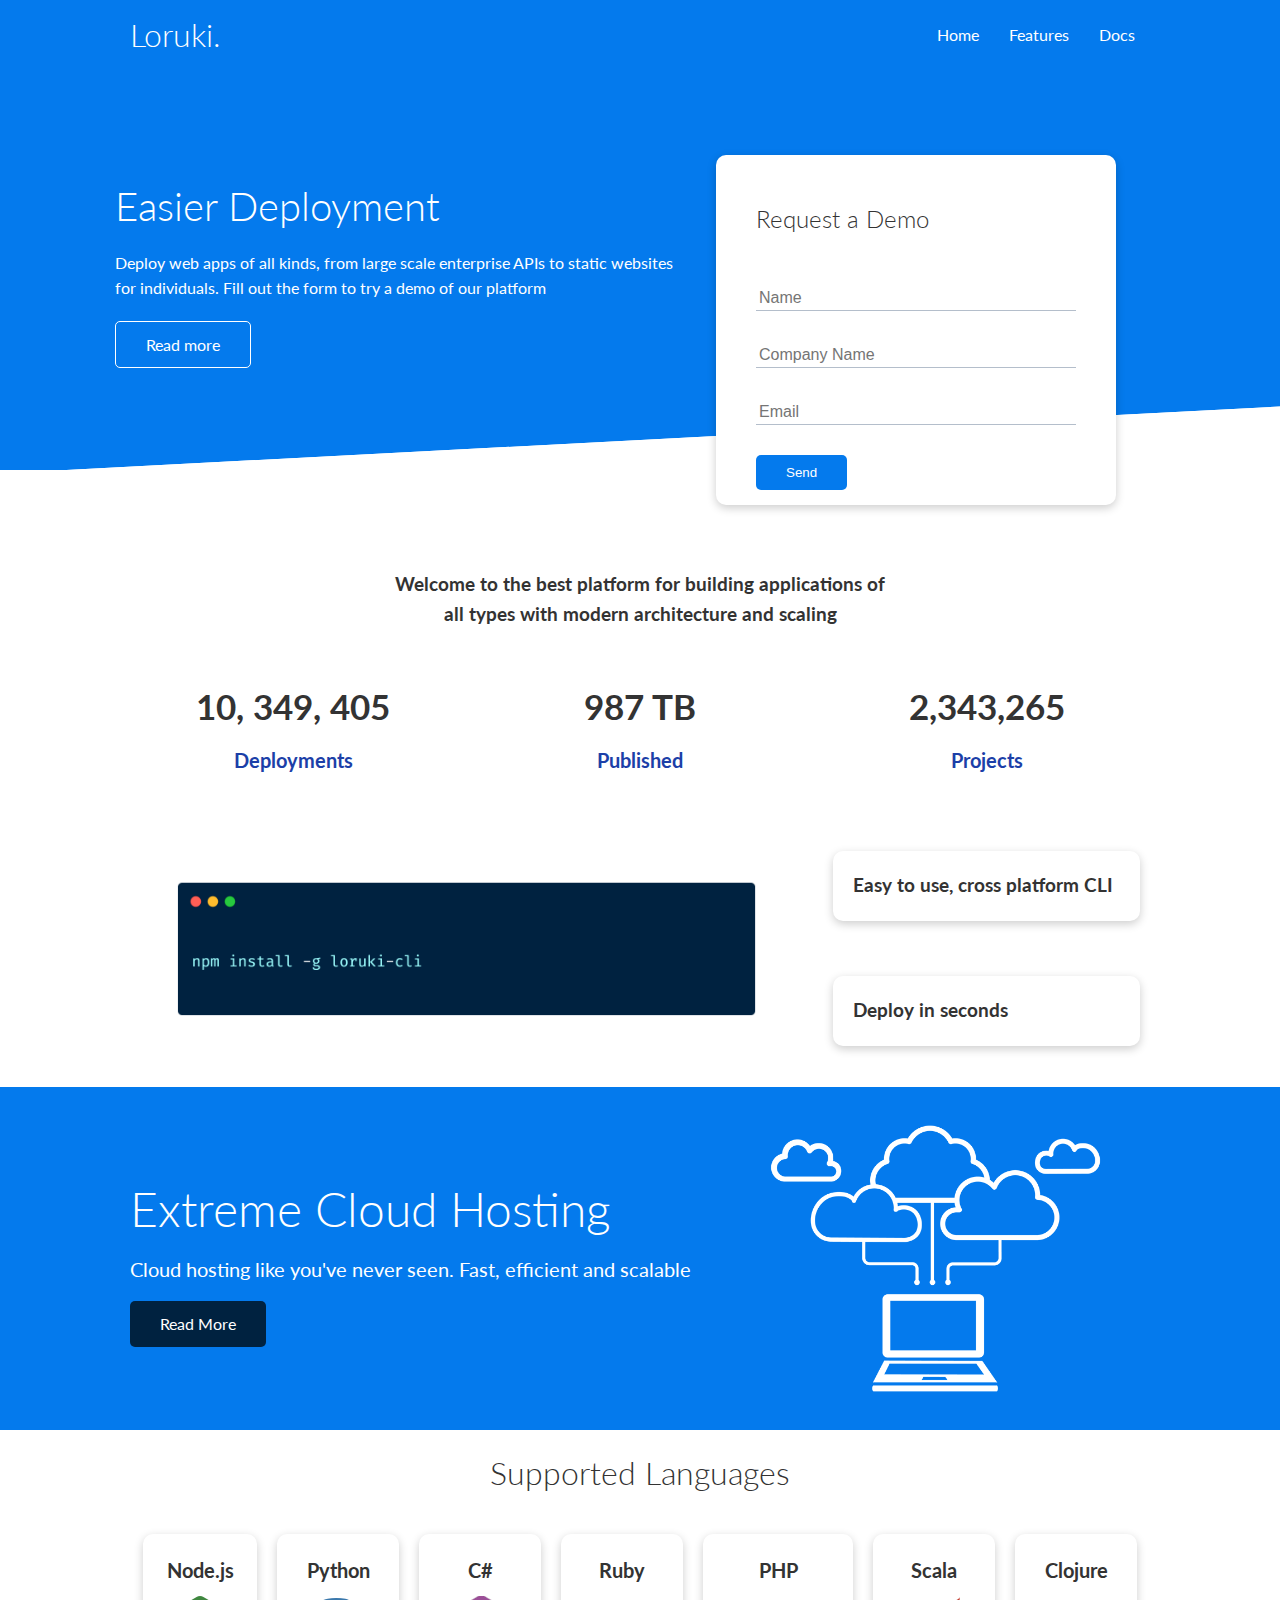
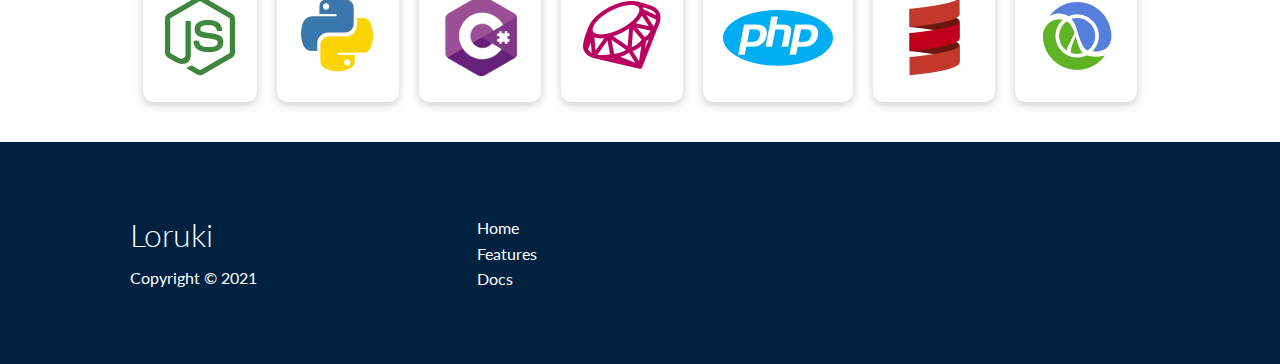
<file: index.html>
<!DOCTYPE html>
<html lang="en">

<head>
    <meta charset="UTF-8">
    <meta http-equiv="X-UA-Compatible" content="IE=edge">
    <meta name="viewport" content="width=device-width, initial-scale=1.0">
    <link rel="stylesheet" href="https://cdnjs.cloudflare.com/ajax/libs/font-awesome/5.15.3/css/all.min.css"
        integrity="sha512-iBBXm8fW90+nuLcSKlbmrPcLa0OT92xO1BIsZ+ywDWZCvqsWgccV3gFoRBv0z+8dLJgyAHIhR35VZc2oM/gI1w=="
        crossorigin="anonymous" />
    <link rel="stylesheet" href="css/utilities.css">
    <link rel="stylesheet" href="css/style.css">
    <title>Loruki | Cloud Hosting For Everyone</title>
</head>

<body>
    <!--Navbar-->
    <div class="navbar">
        <div class="container flex">
            <h1 class="logo">Loruki.</h1>
            <nav>
                <ul>
                    <li><a href="index.html">Home</a></li>
                    <li><a href="features.html">Features</a></li>
                    <li><a href="docs.html">Docs</a></li>
                </ul>
            </nav>
        </div>
    </div>
    <!-- Showcase  -->
    <section class="showcase">
        <div class="container grid">
            <div class="showcase-text">
                <h1>Easier Deployment</h1>
                <p>Deploy web apps of all kinds, from large scale enterprise APIs to static websites for individuals.
                    Fill out the form to try a demo of our platform</p>
                <a href="features.html" class="a btn btn-outline">Read more</a>
            </div>
            <div class="showcase-form card">
                <h2>Request a Demo</h2>
                <form name="contact" method="POST" netlify-honeypot="bot-field" data-netlify="true">
                    <input type="hidden" name="form-name" value="contact">
                    <p class="hidden">
                        <label>Don’t fill this out if you're human: <input name="bot-field" /></label>
                    </p>
                    <div class="form-control">
                        <input type="text" name="name" placeholder="Name" required>
                    </div>
                    <div class="form-control">
                        <input type="text" name="company" placeholder="Company Name" required>
                    </div>
                    <div class="form-control">
                        <input type="email" name="email" placeholder="Email" required>
                    </div>
                    <input type="submit" value="Send" class="btn btn-primary">
                </form>
            </div>
        </div>
    </section>
    <!-- Stats -->
    <section class="stats">
        <div class="container">
            <h3 class="stats-heading text-center my-1">
                Welcome to the best platform for building applications of all types with modern architecture and scaling
            </h3>
            <div class="grid grid-3 text-center my-4">
                <div>
                    <i class="fas fa-server fa-3x"></i>
                    <h3>10, 349, 405</h3>
                    <p class="text-secondary">Deployments</p>
                </div>
                <div>
                    <i class="fas fa-upload fa-3x"></i>
                    <h3>987 TB</h3>
                    <p class="text-secondary">Published</p>
                </div>
                <div>
                    <i class="fas fa-project-diagram fa-3x"></i>
                    <h3>2,343,265</h3>
                    <p class="text-secondary">Projects</p>
                </div>
            </div>
        </div>
    </section>

    <!-- Cli -->
    <section class="cli">
        <div class="container grid">
            <img src="images/cli.png" alt="">
            <div class="card">
                <h3>Easy to use, cross platform CLI</h3>
            </div>
            <div class="card">
                <h3>Deploy in seconds</h3>
            </div>
        </div>
    </section>

    <!-- Cloud -->
    <section class="cloud bg-primary my-2 py-2">
        <div class="container grid">
            <div class="class-center">
                <h2 class="lg">Extreme Cloud Hosting</h2>
                <p class="lead my-1">Cloud hosting like you've never seen.
                    Fast, efficient and scalable
                </p>
                <a href="features.html" class="btn btn-dark">Read More</a>
            </div>
            <img src="images/cloud.png" alt="">
        </div>
    </section>

    <!-- Languages -->
    <section class="languages">
        <h2 class="md text-center my-2">Supported Languages</h2>
        <div class="container flex">
            <div class="card">
                <h4>Node.js</h4>
                <img src="images/logos/node.png" alt="">
            </div>
            <div class="card">
                <h4>Python</h4>
                <img src="images/logos/python.png" alt="">
            </div>
            <div class="card">
                <h4>C#</h4>
                <img src="images/logos/csharp.png" alt="">
            </div>
            <div class="card">
                <h4>Ruby</h4>
                <img src="images/logos/ruby.png" alt="">
            </div>
            <div class="card">
                <h4>PHP</h4>
                <img src="images/logos/php.png" alt="">
            </div>
            <div class="card">
                <h4>Scala</h4>
                <img src="images/logos/scala.png" alt="">
            </div>
            <div class="card">
                <h4>Clojure</h4>
                <img src="images/logos/clojure.png" alt="">
            </div>
        </div>
    </section>

    <!-- Footer -->
    <footer class="footer bg-dark py-5">
        <div class="container grid grid-3">
            <div>
                <h1>Loruki</h1>
                <p>Copyright &copy; 2021</p>
            </div>
            <nav>
                <ul>
                    <li><a href="index.html">Home</a></li>
                    <li><a href="features.html">Features</a></li>
                    <li><a href="docs.html">Docs</a></li>
                </ul>
            </nav>
            <div class="social">
                <a href="#"><i class="fab fa-github fa-2x"></i></a>
                <a href="#"><i class="fab fa-facebook fa-2x"></i></a>
                <a href="#"><i class="fab fa-instagram fa-2x"></i></a>
                <a href="#"><i class="fab fa-twitter fa-2x"></i></a>
            </div>
        </div>
    </footer>

</body>

</html>
</file>
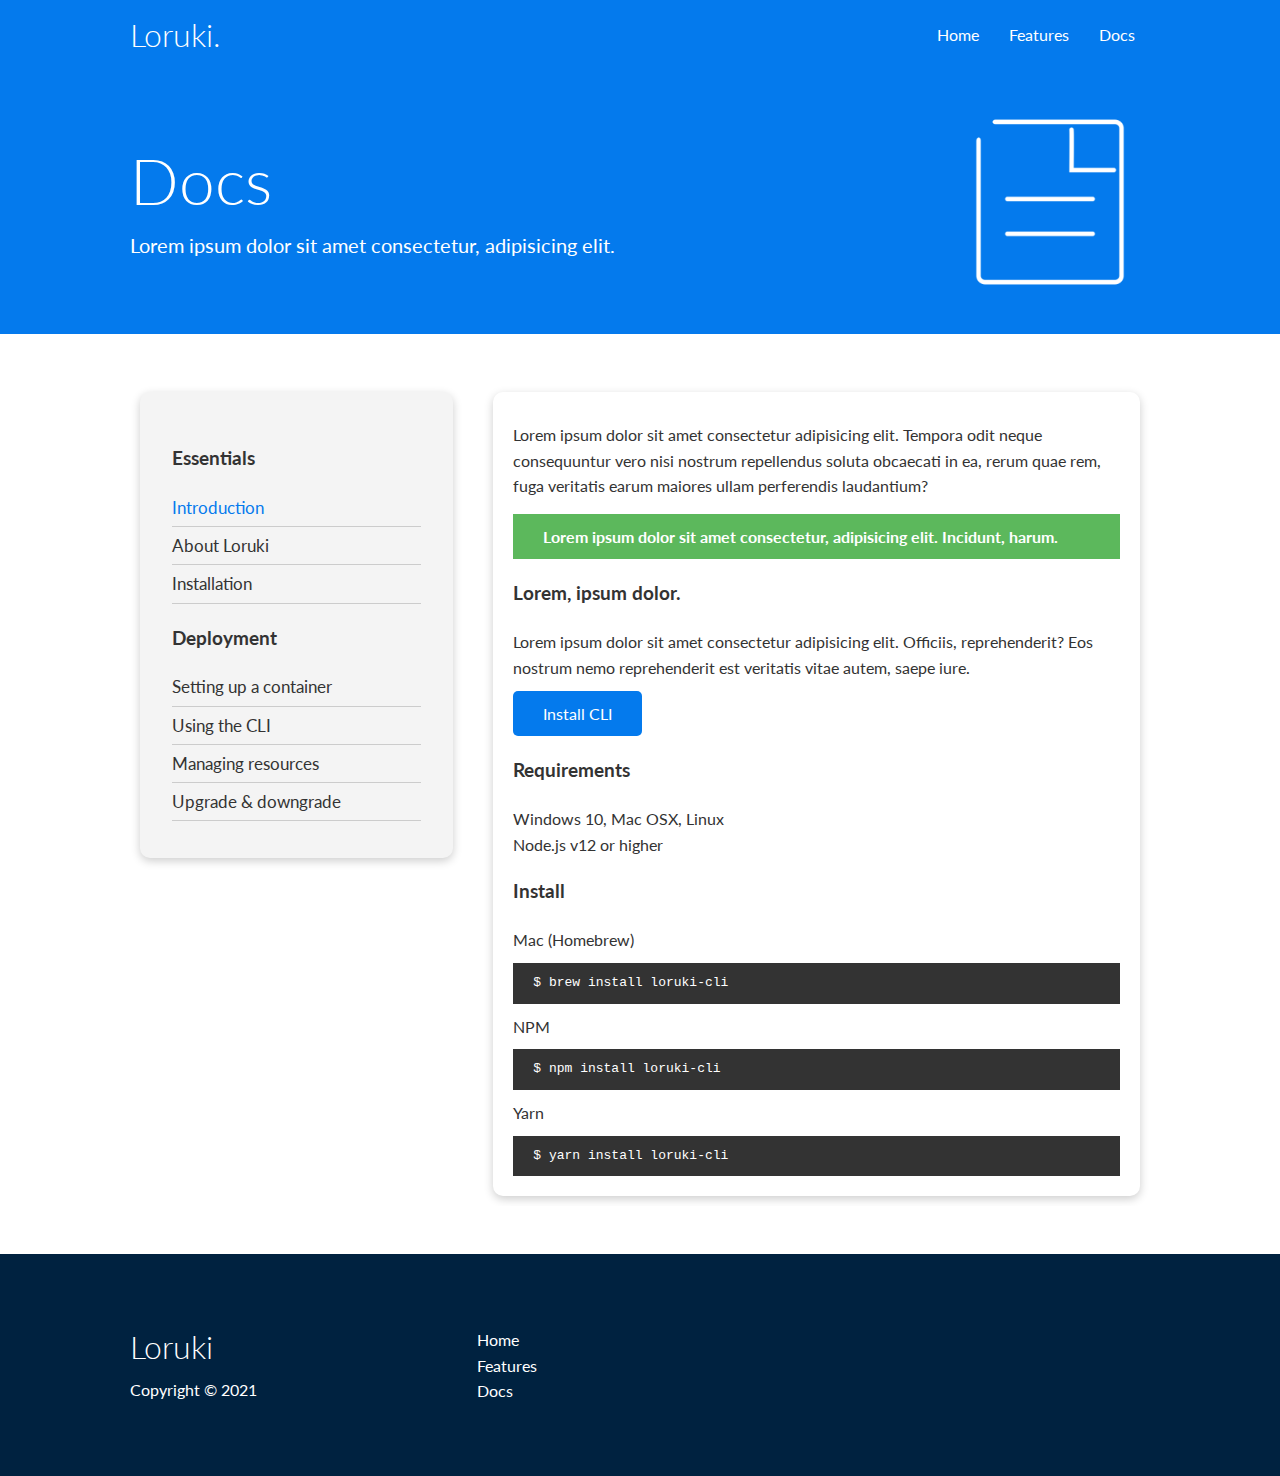
<file: docs.html>
<!DOCTYPE html>
<html lang="en">

<head>
    <meta charset="UTF-8">
    <meta http-equiv="X-UA-Compatible" content="IE=edge">
    <meta name="viewport" content="width=device-width, initial-scale=1.0">
    <link rel="stylesheet" href="https://cdnjs.cloudflare.com/ajax/libs/font-awesome/5.15.3/css/all.min.css"
        integrity="sha512-iBBXm8fW90+nuLcSKlbmrPcLa0OT92xO1BIsZ+ywDWZCvqsWgccV3gFoRBv0z+8dLJgyAHIhR35VZc2oM/gI1w=="
        crossorigin="anonymous" />
    <link rel="stylesheet" href="css/utilities.css">
    <link rel="stylesheet" href="css/style.css">
    <title>Loruki | Cloud Hosting For Everyone</title>
</head>

<body>
    <!--Navbar-->
    <div class="navbar">
        <div class="container flex">
            <h1 class="logo">Loruki.</h1>
            <nav>
                <ul>
                    <li><a href="index.html">Home</a></li>
                    <li><a href="features.html">Features</a></li>
                    <li><a href="docs.html">Docs</a></li>
                </ul>
            </nav>
        </div>
    </div>

    <!-- Head -->
    <section class="docs-head bg-primary py-3">
        <div class="container grid">
            <div>
                <h1 class="xl">Docs</h1>
                <p class="lead">
                    Lorem ipsum dolor sit amet consectetur, adipisicing elit.
                </p>
            </div>
            <img src="images/docs.png" alt="">
        </div>
    </section>

    <!-- Docs Main -->
    <section>
        <div class="section docs-main my-4">
            <div class="container grid">
                <!-- left card -->
                <div class="card bg-light p-3">
                    <h3 class="my-2">Essentials</h3>
                    <nav>
                        <ul>
                            <li><a class="text-primary" href="#">Introduction</a></li>
                            <li><a href="#">About Loruki</a></li>
                            <li><a href="#">Installation</a></li>
                        </ul>
                    </nav>
                    <h3 class="my-2">Deployment</h3>
                    <nav>
                        <ul>
                            <li><a href="#">Setting up a container</a></li>
                            <li><a href="#">Using the CLI</a></li>
                            <li><a href="#">Managing resources</a></li>
                            <li><a href="#">Upgrade & downgrade</a></li>
                        </ul>
                    </nav>
                </div>
                <!-- right card -->
                <div class="card">
                    <h2 class="introduction"></h2>
                    <p>Lorem ipsum dolor sit amet consectetur adipisicing elit. Tempora odit neque consequuntur vero
                        nisi nostrum repellendus soluta obcaecati in ea, rerum quae rem, fuga veritatis earum maiores
                        ullam perferendis laudantium?</p>
                    <div class="alert alert-success">
                        <i class="fas fa-info"></i> Lorem ipsum dolor sit amet consectetur, adipisicing elit. Incidunt,
                        harum.
                    </div>
                    <h3>Lorem, ipsum dolor.</h3>
                    <p>Lorem ipsum dolor sit amet consectetur adipisicing elit. Officiis, reprehenderit? Eos nostrum
                        nemo reprehenderit est veritatis vitae autem, saepe iure.</p>
                    <a href="#" class="btn btn-primary">Install CLI</a>
                    <h3>Requirements</h3>
                    <ul>
                        <li>Windows 10, Mac OSX, Linux</li>
                        <li>Node.js v12 or higher</li>
                    </ul>
                    <h3>Install</h3>
                    <p>Mac (Homebrew)</p>
                    <pre><code>$ brew install loruki-cli</code></pre>
                    <p>NPM</p>
                    <pre><code>$ npm install loruki-cli</code></pre>
                    <p>Yarn</p>
                    <pre><code>$ yarn install loruki-cli</code></pre>
                </div>
            </div>
    </section>




    <!-- Footer -->
    <footer class="footer bg-dark py-5">
        <div class="container grid grid-3">
            <div>
                <h1>Loruki</h1>
                <p>Copyright &copy; 2021</p>
            </div>
            <nav>
                <ul>
                    <li><a href="index.html">Home</a></li>
                    <li><a href="features.html">Features</a></li>
                    <li><a href="docs.html">Docs</a></li>
                </ul>
            </nav>
            <div class="social">
                <a href="#"><i class="fab fa-github fa-2x"></i></a>
                <a href="#"><i class="fab fa-facebook fa-2x"></i></a>
                <a href="#"><i class="fab fa-instagram fa-2x"></i></a>
                <a href="#"><i class="fab fa-twitter fa-2x"></i></a>
            </div>
        </div>
    </footer>

</body>

</html>
</file>
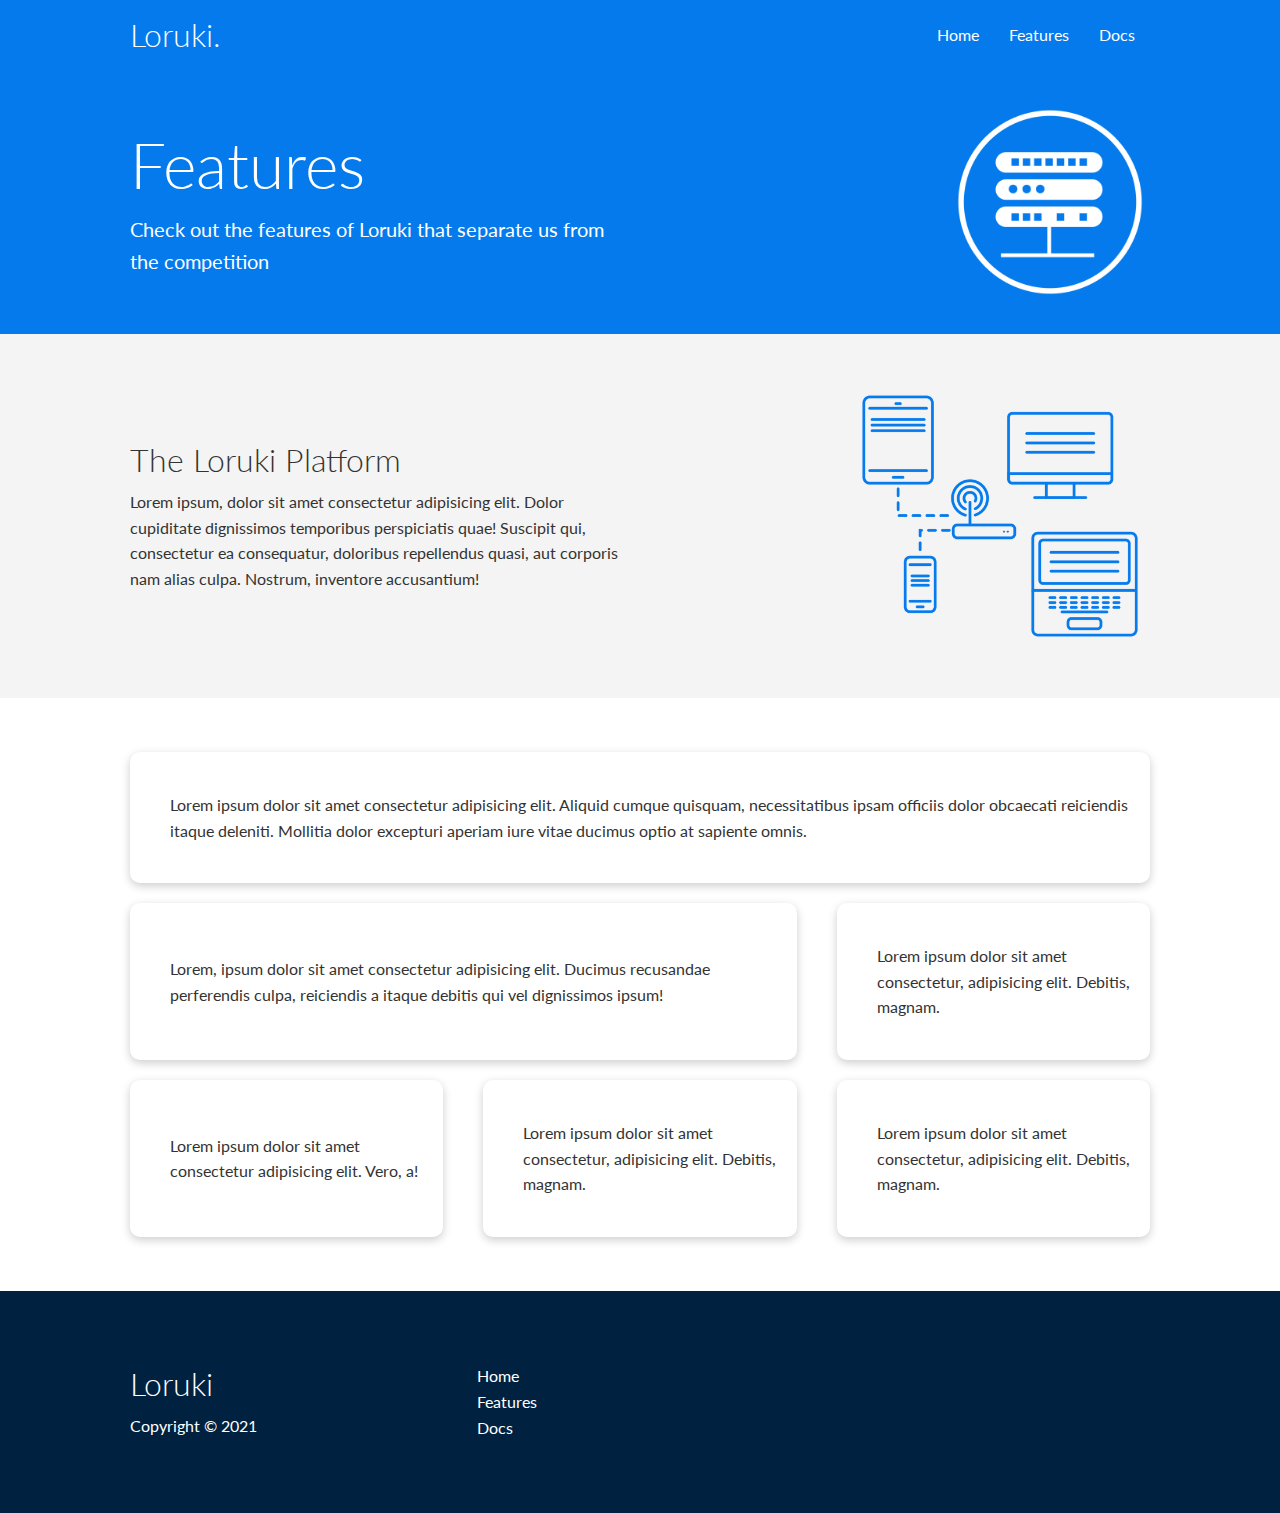
<file: features.html>
<!DOCTYPE html>
<html lang="en">

<head>
    <meta charset="UTF-8">
    <meta http-equiv="X-UA-Compatible" content="IE=edge">
    <meta name="viewport" content="width=device-width, initial-scale=1.0">
    <link rel="stylesheet" href="https://cdnjs.cloudflare.com/ajax/libs/font-awesome/5.15.3/css/all.min.css"
        integrity="sha512-iBBXm8fW90+nuLcSKlbmrPcLa0OT92xO1BIsZ+ywDWZCvqsWgccV3gFoRBv0z+8dLJgyAHIhR35VZc2oM/gI1w=="
        crossorigin="anonymous" />
    <link rel="stylesheet" href="css/utilities.css">
    <link rel="stylesheet" href="css/style.css">
    <title>Loruki | Cloud Hosting For Everyone</title>
</head>

<body>
    <!--Navbar-->
    <div class="navbar">
        <div class="container flex">
            <h1 class="logo">Loruki.</h1>
            <nav>
                <ul>
                    <li><a href="index.html">Home</a></li>
                    <li><a href="features.html">Features</a></li>
                    <li><a href="docs.html">Docs</a></li>
                </ul>
            </nav>
        </div>
    </div>

    <!-- Head -->
    <section class="features-head bg-primary py-3">
        <div class="container grid">
            <div>
                <h1 class="xl">Features</h1>
                <p class="lead">
                    Check out the features of Loruki that separate us from the
                    competition
                </p>
            </div>
            <img src="images/server.png" alt="">
        </div>
    </section>

    <!-- Sub head -->
    <section class="features-sub-head bg-light py-3">
        <div class="container grid">
            <div>
                <h1 class="md">The Loruki Platform</h1>
                <p>
                    Lorem ipsum, dolor sit amet consectetur adipisicing elit. Dolor cupiditate dignissimos temporibus
                    perspiciatis quae! Suscipit qui, consectetur ea consequatur, doloribus repellendus quasi, aut
                    corporis nam alias culpa. Nostrum, inventore accusantium!
                </p>
            </div>
            <img src="images/server2.png" alt="">
        </div>
    </section>

    <!-- Main -->
    <section class="features-main my-2">
        <div class="container grid grid-3">
            <div class="card flex">
                <i class="fas fa-server fa-3x"></i>
                <p>Lorem ipsum dolor sit amet consectetur adipisicing elit. Aliquid cumque quisquam, necessitatibus
                    ipsam officiis dolor obcaecati reiciendis itaque deleniti. Mollitia dolor excepturi aperiam iure
                    vitae ducimus optio at sapiente omnis.</p>
            </div>
            <div class="card flex">
                <i class="fas fa-network-wired fa-3x"></i>
                <p>
                    Lorem, ipsum dolor sit amet consectetur adipisicing elit. Ducimus
                    recusandae perferendis culpa, reiciendis a itaque debitis qui vel
                    dignissimos ipsum!
                </p>
            </div>
            <div class="card flex">
                <i class="fas fa-laptop-code fa-3x"></i>
                <p>
                    Lorem ipsum dolor sit amet consectetur, adipisicing elit. Debitis,
                    magnam.
                </p>
            </div>
            <div class="card flex">
                <i class="fas fa-database fa-3x"></i>
                <p>
                    Lorem ipsum dolor sit amet consectetur adipisicing elit. Vero, a!
                </p>
            </div>
            <div class="card flex">
                <i class="fas fa-power-off fa-3x"></i>
                <p>
                    Lorem ipsum dolor sit amet consectetur, adipisicing elit. Debitis,
                    magnam.
                </p>
            </div>
            <div class="card flex">
                <i class="fas fa-upload fa-3x"></i>
                <p>
                    Lorem ipsum dolor sit amet consectetur, adipisicing elit. Debitis,
                    magnam.
                </p>
            </div>

        </div>
    </section>

    <!-- Footer -->
    <footer class="footer bg-dark py-5">
        <div class="container grid grid-3">
            <div>
                <h1>Loruki</h1>
                <p>Copyright &copy; 2021</p>
            </div>
            <nav>
                <ul>
                    <li><a href="index.html">Home</a></li>
                    <li><a href="features.html">Features</a></li>
                    <li><a href="docs.html">Docs</a></li>
                </ul>
            </nav>
            <div class="social">
                <a href="#"><i class="fab fa-github fa-2x"></i></a>
                <a href="#"><i class="fab fa-facebook fa-2x"></i></a>
                <a href="#"><i class="fab fa-instagram fa-2x"></i></a>
                <a href="#"><i class="fab fa-twitter fa-2x"></i></a>
            </div>
        </div>
    </footer>

</body>

</html>
</file>
<file: css/utilities.css>
.container {
    max-width: 1100px;
    margin: 0 auto;
    overflow: auto;
    padding: 0 40px;
}

.card {
    background-color: #fff;
    color: #333;
    border-radius: 10px;
    box-shadow: 0 3px 10px rgba(0, 0, 0, 0.2);
    padding: 20px;
    margin: 10px;
}

.btn {
    display: inline-block;
    padding: 10px 30px;
    cursor: pointer;
    background: var(--primary-color);
    color: #fff;
    border: none;
    border-radius: 5px;
}

.btn-outline {
    background-color: transparent;
    border: 1px #fff solid;
}

.btn:hover {
    transform: scale(0.98);
}

/* Backgrounds & colored buttons */
.bg-primary, .btn-primary {
    background-color: var(--primary-color);
    color: #fff;
}

.bg-secondary,
.btn-secondary {
    background-color: var(--secondary-color);
    color: #fff;
}

.bg-dark,
.btn-dark {
    background-color: var(--dark-color);
    color: #fff;
}

.bg-light,
.btn-light {
    background-color: var(--light-color);
    color: #333;
}

.bg-primary a,
.btn-primary a,
.bg-secondary a,
.btn-secondary a,
.bg-dark a,
.btn-dark a {
    color: #fff;
}

/* Text colors */
.text-primary {
    color: var(--primary-color);
}

.text-secondary {
    color: var(--secondary-color);
}

.text-dark {
    color: var(--dark-color);
}

.text-light {
    color: var(--light-color);
}

/* Text sizes */
.lead {
    font-size: 20px;
}

.sm {
    font-size: 1rem;
}

.md {
    font-size: 2rem;
}

.lg {
    font-size: 3rem;
}

.xl {
    font-size: 4rem;
}

.text-center {
    text-align: center;
}

/* Alert */
.alert {
    background-color: var(--light-color);
    padding: 10px 20px;
    font-weight: bold;
    margin: 15px 0;
}

.alert i {
    margin-right: 10px;
}

.alert-success {
    background-color: var(--success-color);
    color: #fff;
}

.alert-error {
    background-color: var(--error-color);
    color: #fff;
}

.flex {
    display: flex;
    justify-content: center;
    align-items: center;
    height: 100%
}

.grid {
    display: grid;
    grid-template-columns: repeat(2, 1fr);
    gap: 20px;
    justify-content: center;
    align-items: center;
    height: 100%;
}

.grid-3 {
    grid-template-columns: repeat(3, 1fr);
}

/* Margin */
.my-1 {
    margin: 1rem 0;
}

.my-2 {
    margin: 1.5rem 0;
}

.my-3 {
    margin: 2rem 0;
}

.my-4 {
    margin: 3rem 0;
}

.my-5 {
    margin: 4rem 0;
}

.m-1 {
    margin: 1rem;
}

.m-2 {
    margin: 1.5rem;
}

.m-3 {
    margin: 2rem;
}

.m-4 {
    margin: 3rem;
}

.m-5 {
    margin: 4rem;
}

/* Padding */
.py-1 {
    padding: 1rem 0;
}

.py-2 {
    padding: 1.5rem 0;
}

.py-3 {
    padding: 2rem 0;
}

.py-4 {
    padding: 3rem 0;
}

.py-5 {
    padding: 4rem 0;
}

.p-1 {
    padding: 1rem;
}

.p-2 {
    padding: 1.5rem;
}

.p-3 {
    padding: 2rem;
}

.p-4 {
    padding: 3rem;
}

.p-5 {
    padding: 4rem;
}
</file>
<file: css/style.css>
@import url('https://fonts.googleapis.com/css2?family=Lato:wght@300&display=swap');
:root {
    --primary-color: #047aed;
    --secondary-color: #1c3fa8;
    --dark-color: #002240;
    --light-color: #f4f4f4;
    --success-color: #5cb85c;
    --error-color: #d9534f;
}

* {
    box-sizing: border-box;
    padding: 0;
    margin: 0;
}

body {
    font-family: 'Lato', sans-serif;
    color: #333;
    line-height: 1.6;
}

ul {
    list-style-type: none;
}

a {
    text-decoration: none;
    color: #333
}

h1, h2 {
    font-weight: 300;
    line-height: 1.2;
    margin: 10px 0;
}

p {
   margin: 10px 0;
}

img {
    width: 100%;
}

code, pre {
    background: #333;
    color: #fff;
    padding: 10px;
}

.hidden {
    visibility: hidden;
    height: 0;
}

/* Navbar */
.navbar {
    background-color:var(--primary-color);
    color: #fff;
    height: 70px;
}

.navbar ul {
    display: flex;
}

.navbar a {
    color: #fff;
    padding: 10px;
    margin: 0 5px;
}

.navbar a:hover{
    border-bottom: 2px #fff solid;
}

.navbar .flex {
    justify-content: space-between;
}

/* Showcase */
.showcase {
    height: 400px;
    background-color: var(--primary-color);
    color: #fff;
    position: relative;
}

.showcase h1 {
    font-size: 40px;
}

.showcase p {
    margin: 20px 0;
}

.showcase .grid{
    overflow: visible;
    grid-template-columns: 55% 45%;
    gap: 30px;
}

.showcase-text {
    animation: slideInFromLeft 1s ease-in;
}

.showcase-form {
    position: relative;
    top: 60px;
    height: 350px;
    width: 400px;
    padding: 40px;
    z-index: 100;
    animation: slideInFromRight 1s ease-in;
}

.showcase-form .form-control {
    margin: 30px 0;
}

.showcase-form input[type='text'], 
.showcase-form input[type='email'] {
    border: 0;
    border-bottom: 1px solid #b4becb;
    width: 100%;
    padding: 3px;
    font-size: 16px;
}

.showcase-form input:focus{
    outline:none;
}

.showcase::before,
.showcase::after {
  content: '';
  position: absolute;
  height: 100px;
  bottom: -70px;
  right: 0;
  left: 0;
  background: #fff;
  transform: skewY(-3deg);
  -webkit-transform: skewY(-3deg);
  -moz-transform: skewY(-3deg);
  -ms-transform: skewY(-3deg);
  }

/* Stats */
.stats {
    padding-top: 100px;
    animation: slideInFromBottom 1s ease-in;
}

.stats-heading {
    max-width: 500px;
    margin: auto;
}

.stats .grid h3 {
    font-size: 35px;
}

.stats .grid p {
    font-size: 20px;
    font-weight: bold;
}

/* Cli */
.cli .grid{
    grid-template-columns: repeat(3, 1fr);
    grid-template-rows: repeat(2, 1fr);
}

.cli .grid > *:first-child {
    grid-column: 1 / span 2;
    grid-row: 1 / span 2;
}

/* Cloud */
.cloud .grid{
    grid-template-columns: 4fr 3fr;
}

/* Language */
.languages .flex{
    flex-wrap: wrap;
}
.languages .card {
    text-align: center;
    margin: 18px 10px 40px;
    transition: transform 0.2s ease-in;

}
.languages .card h4 {
    font-size: 20px;
    margin-bottom: 10px;
}
.languages .card:hover {
    transform: translateY(-15px);
}

/* features */
.features-head img {
    width: 200px;
    justify-self: end;
}

.features-sub-head img {
    width: 300px;
    justify-self: flex-end;
}

.features-main .card > i {
    margin-right: 20px;
}

.features-main .grid {
    padding: 30px;
}

.features-main .grid > *:first-child {
    grid-column: 1/ span 3;
}

.features-main .grid>*:nth-child(2) {
    grid-column: 1/ span 2;
}

/* Docs */
.docs-head img {
    width: 200px;
    justify-self: end;
}

.docs-main h3 {
    margin: 20px 0;
}

.docs-main .grid {
    grid-template-columns: 1fr 2fr;
    align-items: flex-start;
}

.docs-main nav li {
    font-size: 17px;
    padding-bottom: 5px;
    margin-bottom: 5px;
    border-bottom: 1px #ccc solid;

}

.docs-main a:hover {
    font-weight: bold;
}

/* Footer */
.footer .social a {
    margin: 0 10px;
}

/* Animations */
@keyframes slideInFromLeft {
    0% {
        transform: translateX(-100%);
    }
    100% {
        transform: translateX(0);
    }
}

@keyframes slideInFromRight {
    0% {
        transform: translateX(100%);
    }

    100% {
        transform: translateX(0);
    }
}

@keyframes slideInFromTop {
    0% {
        transform: translateY(-100%);
    }

    100% {
        transform: translateY(0);
    }
}

@keyframes slideInFromBottom {
    0% {
        transform: translateY(100%);
    }

    100% {
        transform: translateY(0);
    }
}

/* Tablets and under */
@media(max-width: 768px){
    .grid,
    .showcase .grid,
    .stats .grid,
    .cli .grid,
    .cloud .grid,
    .features-main .grid,
    .docs-main .grid {
        grid-template-columns: 1fr;
        grid-template-rows: 1fr;
    }

    .showcase {
        height: auto;
    }

    .showcase-text {
        text-align: center;
        margin-top: 40px;
        animation: slideInFromTop 1s ease-in;
    }

    .showcase-form {
        justify-self: center;
        margin: auto;
        animation: slideInFromBottom 1s ease-in;
    }

    .cli .grid>*:first-child {
        grid-column: 1;
        grid-row: 1;
    }

    .features-head,
    .features-sub-head,
    .docs-head{
        text-align: center;
    }

    .features-head img,
    .features-sub-head img,
    .docs-head img{
        justify-self: center;
    }

    .features-main .grid > *:first-child,
    .features-main .grid> *:nth-child(2){
        grid-column: 1;
    }


    
}


/* Mobile */
@media(max-width: 500px) {
    .navbar {
        height: 110px;
    }
    .navbar .flex {
        flex-direction: column;
    }
    .navbar ul {
        padding: 10px;
        background-color: rgba(0,0,0,0.1)
    }
}
</file>
